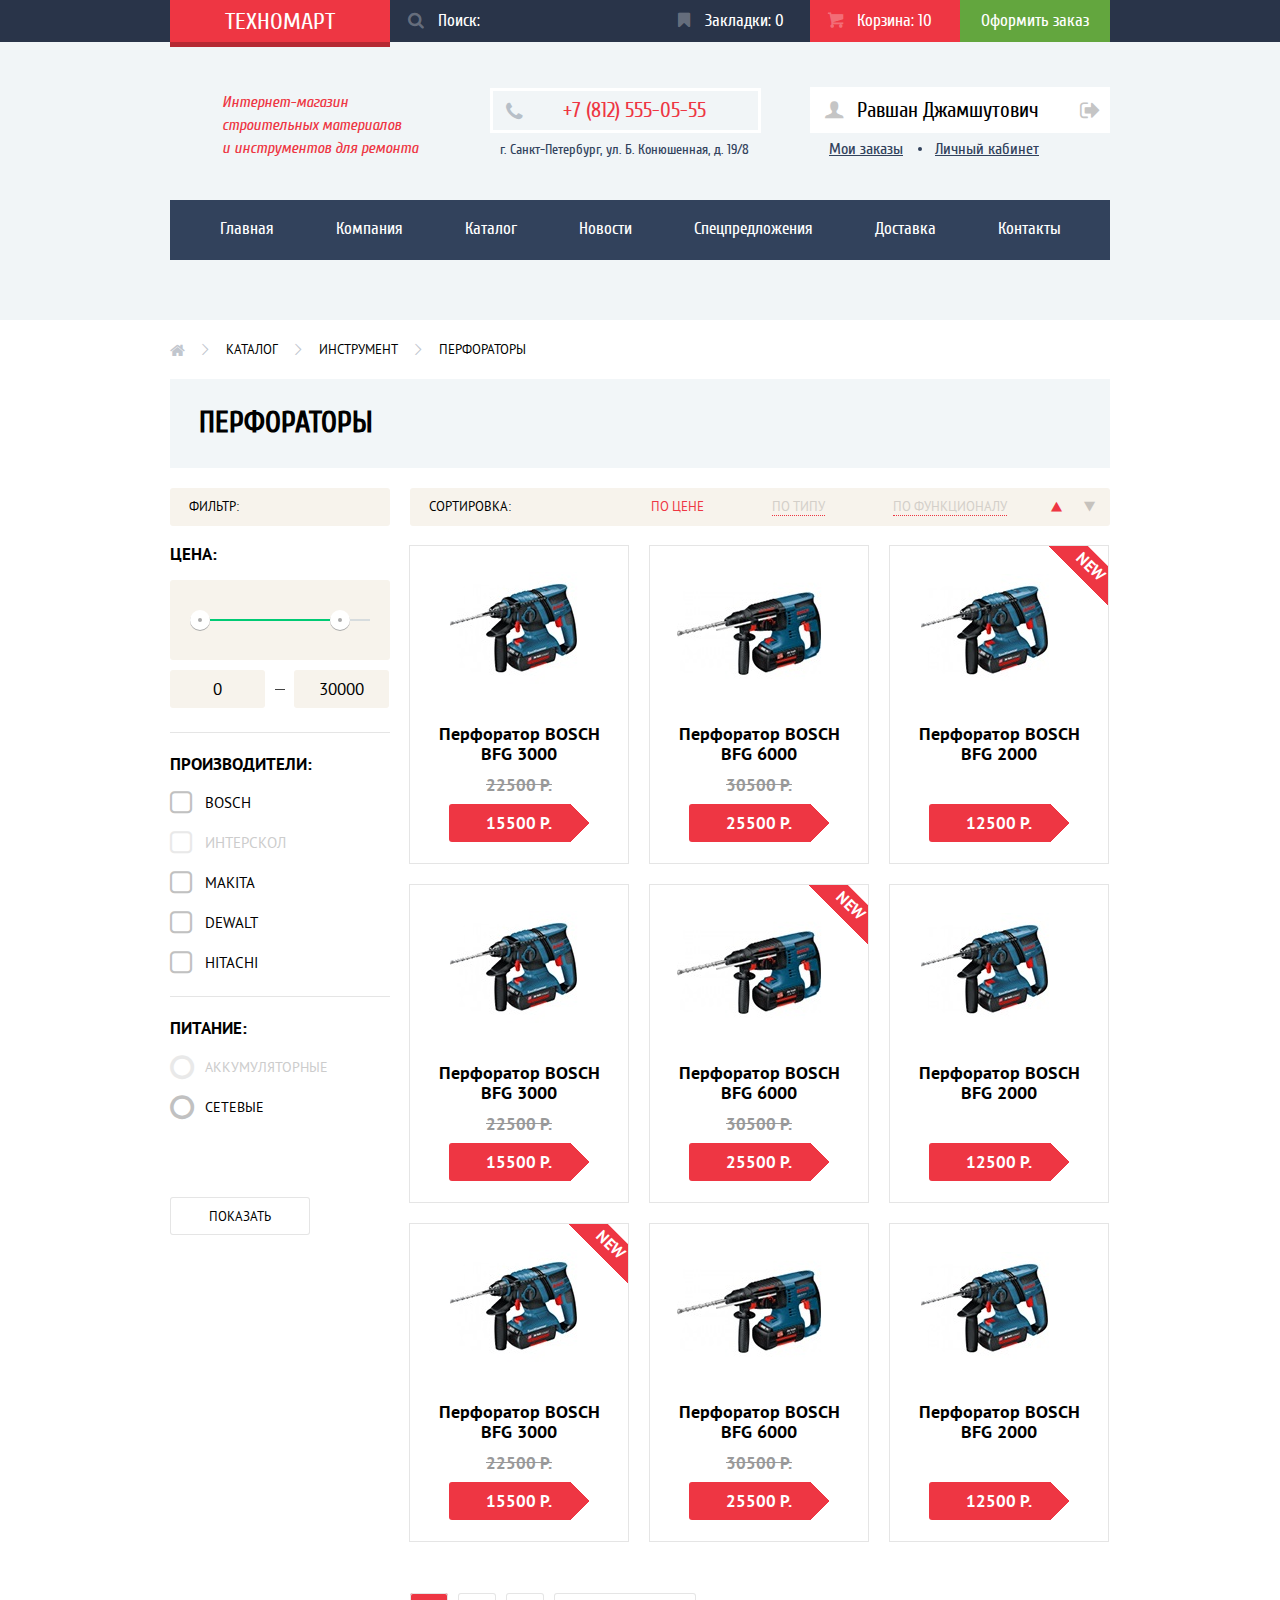
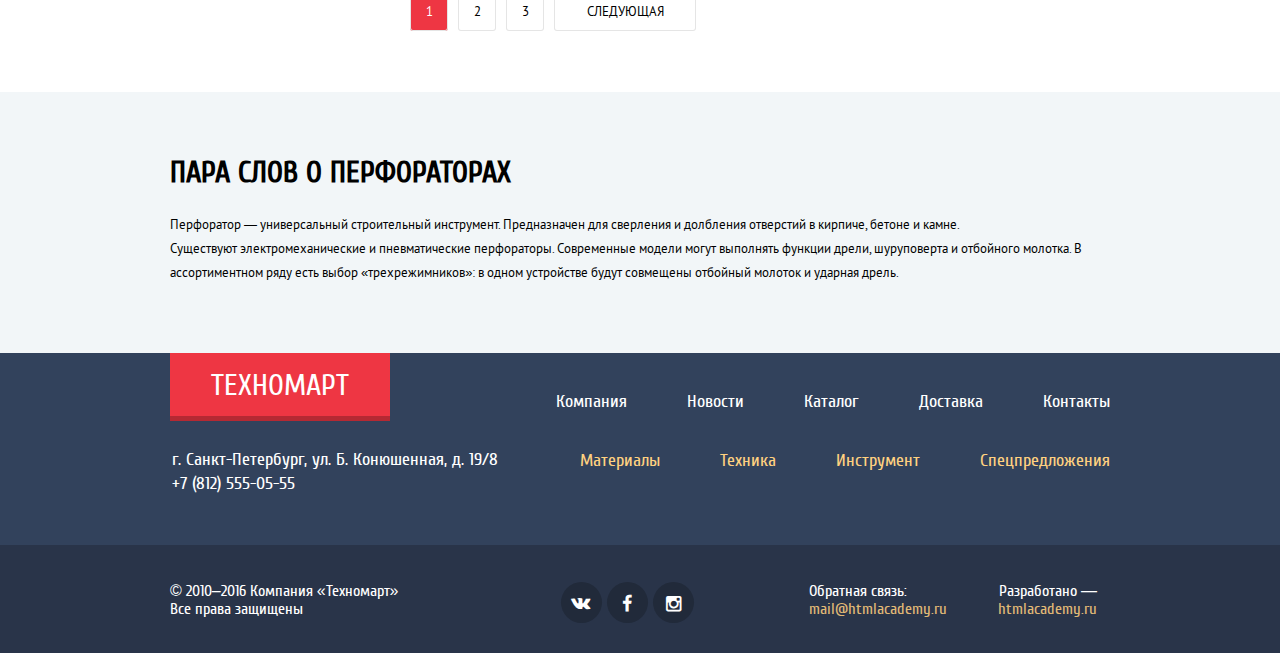
<file: catalog.html>
<!DOCTYPE html>
<html lang="ru">
    <head>
        <meta charset="utf-8">
        <link href="css/style.css" rel="stylesheet">
        <link href="css/normalize.css" rel="stylesheet">
        <title>Перфораторы</title>
    </head>
    <body>
        <header class="main-header">
            <div class="user-block">
                <div class="container">
                    <a class="technomart-logo user-block-item" href="index.html">Техномарт</a>
                    <div class="user-search">
                        <input class="user-search-field" id="search" type="text" name="search" required>
                        <label for="search" class="user-block-search user-block-item"></label>
                    </div>
                    <a class="user-block-bookmarks user-block-item" href="#">Закладки: 0</a>
                    <a class="user-block-basket basket-with-goods user-block-item" href="#">Корзина: 10</a>
                    <a class="user-block-order user-block-item" href="#">Оформить заказ</a>
                </div>
            </div>
            <div class="container">
                <div class="store-information clearfix">
                    <p class="store-information-title store-information-item">
                      Интернет-магазин<br>
                      строительных материалов<br>
                      и инструментов для ремонта</p>
                    <div class="contacts store-information-item">
                        <span class="phone">+7 (812) 555-05-55</span>
                        <span class="address">г. Санкт-Петербург, ул. Б. Конюшенная, д. 19/8</span>
                    </div>
                    <div class="authorization authorization-logined store-information-item">
                        <div class="auth-btn auth-btn-logined">
                            <a class="auth-current-user" href="#">Равшан Джамшутович</a>
                            <a class="auth-logout-user" href="#"></a>
                        </div>
                        <div class="auth-user-links">
                            <a class="auth-user-orders" href="#">Мои заказы</a>
                            <a class="auth-user-cabinet" href="#">Личный кабинет</a>
                        </div>
                    </div>
                </div>
                <nav class="main-navigation">
                    <ul>
                        <li><a href="#">Главная</a></li>
                        <li><a href="#">Компания</a></li>
                        <li><a href="#">Каталог</a></li>
                        <li><a href="#">Новости</a></li>
                        <li><a href="#">Спецпредложения</a></li>
                        <li><a href="#">Доставка</a></li>
                        <li><a href="#">Контакты</a></li>
                    </ul>
                </nav>
            </div>
        </header>
        <main class="main">
            <div class="container">
                <div class="breadcrumbs">
                    <a class="home-btn" href="index.html">🏠</a>
                    <a href="#">Каталог</a>
                    <a href="#">Инструмент</a>
                    <a href="#">Перфораторы</a>
                </div>
                <section class="catalog clearfix">
                    <header class="catalog-header section-header">
                        <h2 class="catalog-title">Перфораторы</h2>
                    </header>
                    <div class="catalog-filter">
                        <span class="catalog-options-title catalog-option-header">Фильтр:</span>
                        <form class="catalog-filter-form">
                            <fieldset class="filter-cost catalog-form-group">
                                <legend class="filter-title">Цена:</legend>
                                <div class="range-controls">
                                    <div class="scale">
                                        <div class="bar"></div>
                                    </div>
                                    <div class="toggle min-toggle"></div>
                                    <div class="toggle max-toggle"></div>
                                </div>
                                <div class="range-output">
                                    <span class="output-field min-output catalog-option-header">0</span>
                                    <span class="output-field max-output catalog-option-header">30000</span>
                                </div>
                            </fieldset>
                            <fieldset class="filter-manufacturers catalog-form-group">
                                <legend class="filter-title">Производители:</legend>
                                <div class="filter-manufacturers-options">
                                    <input id="checkbox-1" type="checkbox" name="checkbox-1">
                                    <label for="checkbox-1">Bosch</label>
                                    <input disabled id="checkbox-2" type="checkbox" name="checkbox-2">
                                    <label for="checkbox-2">Интерскол</label>
                                    <input id="checkbox-3" type="checkbox" name="checkbox-3">
                                    <label for="checkbox-3">Makita</label>
                                    <input id="checkbox-4" type="checkbox" name="checkbox-4">
                                    <label for="checkbox-4">Dewalt</label>
                                    <input id="checkbox-5" type="checkbox" name="checkbox-5">
                                    <label for="checkbox-5">Hitachi</label>
                                </div>
                            </fieldset>
                            <fieldset class="filter-type-power catalog-form-group">
                                <legend class="filter-title">Питание:</legend>
                                <input disabled id="power-radio-1" type="radio" name="type-power">
                                <label for="power-radio-1">Аккумуляторные</label>
                                <input id="power-radio-2" type="radio" name="type-power">
                                <label for="power-radio-2">Сетевые</label>
                            </fieldset>
                            <button class="filter-show-btn" type="submit" name="filter-show-btn">Показать</button>
                        </form>
                    </div>
                    <div class="catalog-content">
                        <div class="catalog-sorting catalog-option-header clearfix">
                            <span class="catalog-options-title catalog-sorting-title">Сортировка:</span>
                            <ul class="catalog-sorting-options">
                                <li><a class="catalog-active-link" href="#">По цене</a></li>
                                <li><a href="#">По типу</a></li>
                                <li><a href="#">По функционалу</a></li>
                            </ul>
                            <div class="sorting-arrows-btns">
                                <a href="#" class="sorting-btn-up catalog-active-link">up</a>
                                <a href="#" class="sorting-btn-down">down</a>
                            </div>
                        </div>
                        <div class="catalog-content-items">
                            <article class="catalog-item">
                                <div class="catalog-item-actions">
                                    <a href="#" class="btn-buy">Купить</a>
                                    <a href="#" class="btn-bookmark">В закладки</a>
                                </div>
                                <div class="catalog-item-image">
                                    <img src="img/bfg3000.jpg" alt="Перфоратор BOSCH BFG 3000" width="140" height="112">
                                </div>
                                <h4 class="catalog-item-title">Перфоратор BOSCH BFG 3000</h4>
                                <div class="catalog-item-discount">22500 Р.</div>
                                <div class="catalog-item-price">15500 Р.</div>
                            </article>
                            <article class="catalog-item">
                                <div class="catalog-item-actions">
                                    <a href="#" class="btn-buy">Купить</a>
                                    <a href="#" class="btn-bookmark">В закладки</a>
                                </div>
                                <div class="catalog-item-image">
                                    <img src="img/bfg6000.jpg" alt="Перфоратор BOSCH BFG 6000" width="165" height="122">
                                </div>
                                <h4 class="catalog-item-title">Перфоратор BOSCH BFG 6000</h4>
                                <div class="catalog-item-discount">30500 Р.</div>
                                <div class="catalog-item-price">25500 Р.</div>
                            </article>
                            <article class="catalog-item new-catalog-item">
                                <div class="catalog-item-actions">
                                    <a href="#" class="btn-buy">Купить</a>
                                    <a href="#" class="btn-bookmark">В закладки</a>
                                </div>
                                <div class="catalog-item-image">
                                    <img src="img/bfg2000_1.jpg" alt="Перфоратор BOSCH BFG 2000" width="156" height="107">
                                </div>
                                <h4 class="catalog-item-title">Перфоратор BOSCH BFG 2000</h4>
                                <div class="catalog-item-discount"></div>
                                <div class="catalog-item-price">12500 Р.</div>
                            </article>
                            <article class="catalog-item">
                                <div class="catalog-item-actions">
                                    <a href="#" class="btn-buy">Купить</a>
                                    <a href="#" class="btn-bookmark">В закладки</a>
                                </div>
                                <div class="catalog-item-image">
                                    <img src="img/bfg3000.jpg" alt="Перфоратор BOSCH BFG 3000" width="140" height="112">
                                </div>
                                <h4 class="catalog-item-title">Перфоратор BOSCH BFG 3000</h4>
                                <div class="catalog-item-discount">22500 Р.</div>
                                <div class="catalog-item-price">15500 Р.</div>
                            </article>
                            <article class="catalog-item new-catalog-item">
                                <div class="catalog-item-actions">
                                    <a href="#" class="btn-buy">Купить</a>
                                    <a href="#" class="btn-bookmark">В закладки</a>
                                </div>
                                <div class="catalog-item-image">
                                    <img src="img/bfg6000.jpg" alt="Перфоратор BOSCH BFG 6000" width="165" height="122">
                                </div>
                                <h4 class="catalog-item-title">Перфоратор BOSCH BFG 6000</h4>
                                <div class="catalog-item-discount">30500 Р.</div>
                                <div class="catalog-item-price">25500 Р.</div>
                            </article>
                            <article class="catalog-item">
                                <div class="catalog-item-actions">
                                    <a href="#" class="btn-buy">Купить</a>
                                    <a href="#" class="btn-bookmark">В закладки</a>
                                </div>
                                <div class="catalog-item-image">
                                    <img src="img/bfg2000_1.jpg" alt="Перфоратор BOSCH BFG 2000" width="156" height="107">
                                </div>
                                <h4 class="catalog-item-title">Перфоратор BOSCH BFG 2000</h4>
                                <div class="catalog-item-discount"></div>
                                <div class="catalog-item-price">12500 Р.</div>
                            </article>
                            <article class="catalog-item new-catalog-item">
                                <div class="catalog-item-actions">
                                    <a href="#" class="btn-buy">Купить</a>
                                    <a href="#" class="btn-bookmark">В закладки</a>
                                </div>
                                <div class="catalog-item-image">
                                    <img src="img/bfg3000.jpg" alt="Перфоратор BOSCH BFG 3000" width="140" height="112">
                                </div>
                                <h4 class="catalog-item-title">Перфоратор BOSCH BFG 3000</h4>
                                <div class="catalog-item-discount">22500 Р.</div>
                                <div class="catalog-item-price">15500 Р.</div>
                            </article>
                            <article class="catalog-item">
                                <div class="catalog-item-actions">
                                    <a href="#" class="btn-buy">Купить</a>
                                    <a href="#" class="btn-bookmark">В закладки</a>
                                </div>
                                <div class="catalog-item-image">
                                    <img src="img/bfg6000.jpg" alt="Перфоратор BOSCH BFG 6000" width="165" height="122">
                                </div>
                                <h4 class="catalog-item-title">Перфоратор BOSCH BFG 6000</h4>
                                <div class="catalog-item-discount">30500 Р.</div>
                                <div class="catalog-item-price">25500 Р.</div>
                            </article>
                            <article class="catalog-item">
                                <div class="catalog-item-actions">
                                    <a href="#" class="btn-buy">Купить</a>
                                    <a href="#" class="btn-bookmark">В закладки</a>
                                </div>
                                <div class="catalog-item-image">
                                    <img src="img/bfg2000_1.jpg" alt="Перфоратор BOSCH BFG 2000" width="156" height="107">
                                </div>
                                <h4 class="catalog-item-title">Перфоратор BOSCH BFG 2000</h4>
                                <div class="catalog-item-discount"></div>
                                <div class="catalog-item-price">12500 Р.</div>
                            </article>
                        </div>
                        <div class="paginator">
                            <a class="active-page" href="#">1</a>
                            <a href="#">2</a>
                            <a href="#">3</a>
                            <a class="next" href="#">Следующая</a>
                        </div>
                    </div>
                </section>
			</div>
        </main>
        <article class="about-drill">
            <div class="container">
                <h2>Пара слов о перфораторах</h2>
                <p class="about-drill-definition">Перфоратор — универсальный строительный инструмент. Предназначен для сверления
                  и долбления отверстий в кирпиче, бетоне и камне.<br> Существуют электромеханические
                  и пневматические перфораторы. Современные модели могут выполнять функции дрели,
                  шуруповерта и отбойного молотка. В ассортиментном ряду есть выбор «трехрежимников»:
                  в одном устройстве будут совмещены отбойный молоток и ударная дрель.
                </p>
            </div>
        </article>
        <div class="popup-overlay modal-cart-popup">
            <div class="modal-content modal-add-cart">
                <button class="close-window-btn close-cart-message" type="button"></button>
                <p>Товар добавлен в корзину!</p>
                <div class="modal-cart-buttons">
                    <a href="#" class="make-order-btn open-catalog-btn">Оформить заказ</a>
                    <button type="button" class="resume-buy-btn open-catalog-btn">Продолжить покупки</button>
                </div>
            </div>
        </div>
        <footer class="main-footer">
            <div class="main-footer-first">
                <div class="container clearfix">
                    <div class="first-footer-left">
                        <a class="footer-technomart-logo technomart-logo" href="index.html">Техномарт</a>
                        <span class="footer-address">г. Санкт-Петербург, ул. Б. Конюшенная, д. 19/8 +7 (812) 555-05-55</span>
                    </div>
                    <div class="first-footer-right">
                        <nav class="main-footer-nav">
                            <ul class="page-nav">
                                <li><a href="#">Компания</a></li>
                                <li><a href="#">Новости</a></li>
                                <li><a href="#">Каталог</a></li>
                                <li><a href="#">Доставка</a></li>
                                <li><a href="#">Контакты</a></li>
                            </ul>
                            <ul class="catalog-nav">
                                <li><a href="#">Материалы</a></li>
                                <li><a href="#">Техника</a></li>
                                <li><a href="#">Инструмент</a></li>
                                <li><a href="#">Спецпредложения</a></li>
                            </ul>
                        </nav>
                    </div>
                </div>
            </div>
            <div class="main-footer-second">
                <div class="container clearfix">
                    <div class="footer-copyright footer-second-item">
                        <p>© 2010–2016 Компания «Техномарт» Все права защищены</p>
                    </div>
                    <div class="footer-social footer-second-item">
                        <a class="social-btn social-btn-vk" href="#"></a>
                        <a class="social-btn social-btn-fb" href="#"></a>
                        <a class="social-btn social-btn-inst" href="#"></a>
                    </div>
                    <div class="footer-feedback footer-second-item">
                        <div class="footer-contacts footer-feedback-item">
                            <span>Обратная связь:</span>
                            <a href="#" class="feedback-mail">mail@htmlacademy.ru</a>
                        </div>
                        <div class="footer-development footer-feedback-item">
                            <span>Разработано —</span>
                            <a href="#">htmlacademy.ru</a>
                        </div>
                    </div>
                </div>
            </div>
        </footer>
		<script src="js/script.js"></script>
    </body>
</html>
</file>
<file: css/style.css>
@font-face{font-family:"Cuprum Regular";src:url(../fonts/cuprum.woff) format("woff"),url(../fonts/cuprum.woff2) format("woff2");font-weight:400;font-style:normal}@font-face{font-family:"Cuprum Italic";src:url(../fonts/cuprumitalic.woff) format("woff"),url(../fonts/cuprumitalic.woff2) format("woff2");font-weight:400;font-style:italic}@font-face{font-family:"Cuprum Bold";src:url(../fonts/cuprumbold.woff) format("woff"),url(../fonts/cuprumbold.woff2) format("woff2");font-weight:400;font-style:normal}@font-face{font-family:"PT Sans";src:url(../fonts/ptsans.woff) format("woff"),url(../fonts/ptsans.woff2) format("woff2");font-weight:400;font-style:normal}@font-face{font-family:"PT Sans Bold";src:url(../fonts/ptsansbold.woff) format("woff"),url(../fonts/ptsansbold.woff2) format("woff2");font-weight:400;font-style:normal}@font-face{font-weight:400;font-style:normal;font-family:"symbols-technomart";src:url(../fonts/symbols-technomart.woff) format("woff"),url(../fonts/symbols-technomart.woff2) format("woff2")}[class*=" icon-"]::before,[class^=icon-]::before{display:inline-block;width:1em;margin-right:.2em;margin-left:.2em;font-weight:400;line-height:1em;font-family:"symbols-technomart";text-align:center;text-transform:none;text-decoration:inherit;font-style:normal;font-variant:normal;speak:none}.icon-left::before{content:"\3c"}.icon-right::before{content:"\3e"}.icon-basket::before{content:"\62"}.icon-facebook::before{content:"\66"}.icon-twitter::before{content:"\74"}.icon-vk::before{content:"\76"}.icon-up::before{content:"\2c4"}.icon-down::before{content:"\2c5"}.icon-left-big::before{content:"\2190"}.icon-right-big::before{content:"\2192"}.icon-login::before{content:"\2386"}.icon-logout::before{content:"\241b"}.icon-up-dir::before{content:"\25b2"}.icon-down-dir::before{content:"\25bc"}.icon-circle::before{content:"\25cb"}.icon-circle-dot::before{content:"\25cf"}.icon-star::before{content:"\2605"}.icon-check-off::before{content:"\2610"}.icon-check-on::before{content:"\2611"}.icon-youtube::before{content:"\f39e"}.icon-home::before{content:"🏠"}.icon-user::before{content:"👨"}.icon-phone::before{content:"📞"}.icon-instagramm::before{content:"📷"}.icon-search::before{content:"🔍"}.icon-bookmark::before{content:"🔖"}.clearfix::after{content:"";display:table;clear:both}body,html{margin:0;padding:0}body{background:#fff}.main-header,body,h2{font-family:"Cuprum Regular",Arial,sans-serif}h2,h3{font-size:30px;line-height:30px;text-transform:uppercase}h2{margin:0;padding:0}h3{font-weight:400}h4{font-size:18px;line-height:20px}.container{width:940px;margin:0 auto}.main-header{min-width:940px;padding-bottom:60px;background-color:#f1f5f7;font-size:17px}.user-block{margin-bottom:38px;background-color:#293449;font-size:0}.main-header a{display:inline-block;vertical-align:top;text-decoration:none;color:#fff}.user-block-item{position:relative;min-width:112px;padding:12px 10px 12px 28px;text-align:center;line-height:18px;background-color:#293449;font-size:17px}.user-block-item:active{background-color:#161d29;color:#b3b4b6}.technomart-logo{width:210px;padding:10px 5px 8px;background-color:#ee3643;box-shadow:0 5px 0 0 #b52933;font-size:24px;line-height:24px;text-align:center;text-transform:uppercase}.technomart-logo:hover{background-color:#ca2c37}.technomart-logo:active{background-color:#ba2732}.user-block .user-block-order{width:130px;padding:12px 10px;background-color:#63a63e;word-wrap:break-word;text-align:center}.user-block .user-block-order:hover{background-color:#5fbb2d}.user-block .user-block-order:active{background-color:#518534;color:#b7c9af}.user-block .user-search-field{padding:12px 10px 12px 49px;width:211px;border:none;outline:none;font-family:"Cuprum Regular",Arial,sans-serif;font-size:17px;line-height:18px;background-color:#293449;color:#fff}.user-search{position:relative;display:inline-block;vertical-align:top}.user-search:hover .user-block-search::before{color:#fff}.user-block .user-search-field:focus{background-color:#fff;color:#000}.user-search-field:focus+.user-block-search::before{color:#ee3643}.user-search-field:focus+.user-block-search::after,.user-search-field:valid+.user-block-search::after{display:none}.user-block .user-block-search{position:static;display:inline-block;min-width:0;padding:12px 0;vertical-align:top;font-size:17px;line-height:18px}.user-block .user-block-search::before{content:"🔍";position:absolute;top:12px;left:18px;font-family:"symbols-technomart";color:rgba(255,255,255,.3);cursor:pointer}.user-block .user-block-search::after{content:"Поиск:";position:absolute;top:12px;left:48px;color:#fff}.user-block .user-block-search:active{color:rgba(255,255,255,.3)}.user-block-basket::before,.user-block-bookmarks::before{content:"\62";position:absolute;left:18px;top:12px;font-family:"symbols-technomart";color:rgba(255,255,255,.3)}.user-block-bookmarks::before{content:"🔖"}.catalog-item-actions .btn-buy:hover::before,.user-block-item:hover::before{color:#fff}.user-block-item:active::before{color:rgba(255,255,255,.3)}.basket-with-goods{background-color:#ee3643}.store-information{margin-bottom:29px}.store-information-item{float:left;width:313px}.store-information-title{width:249px;padding:11px 11px 11px 52px;margin:0;color:#ee3643;font-family:"Cuprum Italic",Arial,sans-serif;font-size:16px;line-height:23px}.contacts{width:295px;padding:8px}.contacts .phone{position:relative;display:block;width:185px;padding:10px 10px 11px 70px;margin-bottom:5px;border:3px solid #fff;font-size:21px;line-height:18px;color:#ee3643}.contacts .phone::before{content:"📞";position:absolute;left:13px;top:12px}.contacts .phone::before,.login-btn::before{color:#b7bfc8;font-family:"symbols-technomart"}.contacts .address{display:block;padding-left:10px;font-size:14px;line-height:24px;color:#32425c}.authorization{float:right;padding:7px 0;text-align:right;font-size:0}.auth-user-links{text-align:left}.auth-user-links a{position:relative;display:inline-block;margin-left:32px;font-size:16px;line-height:18px;color:#32425c;vertical-align:top;text-decoration:underline}.auth-user-links a:first-child::before{display:none}.auth-user-links a::before{content:"";position:absolute;left:-17px;top:7px;width:4px;height:4px;border-radius:50%;background-color:#32425c;pointer-events:none}.authorization .auth-btn{display:inline-block;padding:14px 25px;margin-left:9px;margin-bottom:10px;vertical-align:top;font-size:21px;line-height:18px;color:#000;background-color:#fff}.authorization .login-btn{position:relative;padding-left:48px}.login-btn::before{content:"\2386";position:absolute;left:16px;top:14px;color:rgba(0,0,0,.3)}.login-btn:hover::before{color:#32425c}.login-btn:active::before{color:rgba(0,0,0,.2)}.authorization .auth-btn:hover{color:#ee3643}.authorization .auth-btn:active{color:#cacaca}.authorization .auth-btn-logined{position:relative;width:206px;padding:14px 47px;text-align:left}.authorization-logined .auth-current-user{font-size:21px;line-height:18px;color:#000}.authorization .auth-btn-logined{display:inline-block;vertical-align:top;font-size:0;margin-bottom:7px}.auth-logout-user{position:absolute;right:10px;display:inline-block;font-size:22px;width:20px}.auth-logout-user::before{content:"\241b";font-family:"symbols-technomart";color:#c5c5c5}.authorization-logined .auth-current-user::before{content:"👨";position:absolute;left:15px;font-family:"symbols-technomart";font-size:18px;cursor:pointer;color:#c5c5c5}.main-navigation{min-height:59px;text-align:center;font-size:0;background-color:#32425c}.main-navigation ul{display:inline-block;vertical-align:top;margin:0;padding:0;list-style:none}.main-navigation li{display:inline-block;vertical-align:top;font-size:17px;line-height:17px}.main-navigation a{padding:20px 31px 23px;background-color:#32425c}.main-navigation a:hover{background-color:#293449}.main-navigation a:active{background-color:#1d2739;color:#a8abaf}main{padding:0}.promo{background-color:#fff;padding:60px 0 32px}.promo-item{position:relative;float:left;width:300px;min-height:123px;margin-right:20px;margin-bottom:20px;background-color:#f6b22d}.promo-item b{display:block;padding:20px 22px 13px;font-family:"Cuprum Bold",Arial,sans-serif;font-size:24px;line-height:30px;color:#fff}.promo-btn{display:inline-block;width:135px;padding:11px 0 9px;margin-left:24px;font-size:14px;line-height:18px;text-decoration:none;text-transform:uppercase;background-color:rgba(0,0,0,.1);border-radius:3px;color:#fff;text-align:center}.promo-btn:hover{background-color:rgba(0,0,0,.2)}.promo-btn:active{background-color:rgba(0,0,0,.3)}.promo-slider{position:relative;float:left;width:620px;height:266px}.promo-slider-controls{position:absolute;top:219px;left:50%;width:60px;margin-left:-30px;font-size:0;text-align:center}.promo-slider-controls label::before{content:"";position:absolute;top:-100px;display:block;width:25px;height:25px;border:4px solid #fff;border-top:none;border-right:none;-webkit-transform:rotate(45deg);-ms-transform:rotate(45deg);transform:rotate(45deg);cursor:pointer}.promo-slider-controls label{display:inline-block;margin-right:10px;vertical-align:top;width:6px;height:6px;font-size:14px;border-radius:50%;border:2px solid #fff;background-color:#fff;cursor:pointer}.promo-slider-controls label:last-child{margin-right:0}.promo-slider-controls .toggle-1::before{right:280px}.promo-slider-controls .toggle-2::before{left:285px;-webkit-transform:rotate(225deg);-ms-transform:rotate(225deg);transform:rotate(225deg)}.promo-slider input[type=radio],.services-tabs input[type=radio]{display:none}#radio-1:checked~.promo-slide-2,#radio-2:checked~.promo-slide-1{display:none}#radio-1:checked~.promo-slider-controls .toggle-1,#radio-2:checked~.promo-slider-controls .toggle-2{background-color:#ee3643}.promo-delivery,.promo-discounts,.promo-equipment{float:right;margin-right:0;background-color:#cc79d1}.new-promo-item::before{content:'';position:absolute;top:0;right:0;width:60px;height:60px;z-index:10;background:-webkit-linear-gradient(45deg,transparent 50%,#ee3643 50.5%,#ee3643 83%,transparent 83.5%);background:linear-gradient(45deg,transparent 50%,#ee3643 50.5%,#ee3643 83%,transparent 83.5%)}.new-promo-item::after{content:'new';position:absolute;top:18px;right:-9px;width:60px;height:60px;z-index:11;color:#fff;font-size:16px;line-height:18px;-webkit-transform:rotate(45deg);-ms-transform:rotate(45deg);transform:rotate(45deg)}.slide-title{padding:26px 0 22px;margin-bottom:101px}.slide-title b{padding:0 24px;margin-bottom:3px;font-size:36px;line-height:30px;text-transform:uppercase}.slide-slogan{display:block;padding:0 25px;font-family:"PT Sans",Arial,sans-serif;font-size:18px;line-height:24px;color:#fff}.promo-slide{min-height:266px}.open-catalog-btn{display:inline-block;width:177px;padding:11px 10px 9px;margin-left:25px;font-size:14px;line-height:18px;background-color:#ee3643;text-decoration:none;text-transform:uppercase;border-radius:3px;color:#fff;text-align:center}.open-catalog-btn:hover{background-color:#ca2c37}.open-catalog-btn:active{background-color:#ba2732}.promo-slide-1{background:#f6b22d url(../img/slider-bosch-drill-1.jpg) no-repeat 50% 50%}.promo-slide-2{background:#f6b22d url(../img/slider-bosch-drill-2.jpg) no-repeat 50% 50%}.promo-materials{background:#f6b22d url(../img/paint_bucket.png) no-repeat 83% 50%}.promo-tools{background:#4aafde url(../img/drill.png) no-repeat 87% 50%}.promo-equipment{background:#cc79d1 url(../img/tractor.png) no-repeat 86% 50%}.promo-discounts{background:#85d179 url(../img/cart.png) no-repeat 81% 50%}.promo-delivery{background:#f6b22d url(../img/car.png) no-repeat 86% 50%}.popular{margin-bottom:63px}.popular-header{margin-bottom:20px}.section-header{background:#f7f3ec;padding:25px}.popular-header h2{float:left;padding:5px 2px;margin:0;color:#32425c}.all-goods-btn,.all-manufacturers-btn{float:right;width:233px}.popular-manufactures-header h2{padding:5px 0}.catalog-content-items,.catalog-items{margin-bottom:0;font-size:0}.catalog-item{position:relative;display:inline-block;width:218px;margin-right:22px;margin-bottom:22px;outline:1px solid #e5e5e5;font-family:"PT Sans Bold",Arial,sans-serif;font-size:17px;vertical-align:top;text-align:center}.catalog-content-items .catalog-item:nth-child(3n),.catalog-items .catalog-item:nth-child(4n){margin-right:0}.catalog-item-image{display:table-cell;width:218px;height:168px;overflow:hidden;vertical-align:middle}.catalog-item-image img{margin:0 auto;padding:0;max-width:100%}.catalog-item-actions{position:absolute;top:6px;left:0;display:none;width:218px;padding:40px 0;background-color:#fff}.catalog-item:hover .catalog-item-actions{display:block}.catalog-item:hover{box-shadow:0 8px 20px 8px rgba(0,0,0,.2)}.new-catalog-item::before{content:'';position:absolute;top:0;right:0;width:60px;height:60px;z-index:10;background:-webkit-linear-gradient(45deg,transparent 50%,#ee3643 50.5%,#ee3643 83%,transparent 83.5%);background:linear-gradient(45deg,transparent 50%,#ee3643 50.5%,#ee3643 83%,transparent 83.5%)}.new-catalog-item::after{content:'new';position:absolute;top:7px;right:11px;width:22px;height:22px;z-index:11;color:#fff;font-size:16px;line-height:18px;-webkit-transform:rotate(45deg);-ms-transform:rotate(45deg);transform:rotate(45deg)}.catalog-item-actions .btn-buy{background-color:#63a63e;color:#fff}.catalog-item-actions .btn-bookmark,.catalog-item-actions .btn-buy{display:block;width:135px;margin:0 auto 7px;padding:10px 0;text-decoration:none;text-transform:uppercase;border-radius:3px;font-family:'Cuprum',Arial,sans-serif;font-size:14px}.catalog-item-actions .btn-buy{position:relative;box-shadow:inset 0 -3px 0 0 #367315}.catalog-item-actions .btn-buy:hover{background-color:#5fbb2d}.catalog-item-actions .btn-buy:active{background-color:#518534}.catalog-item-actions .btn-buy::before{content:"\62";position:absolute;left:13px;top:8px;font-family:"symbols-technomart";font-size:17px;color:rgba(255,255,255,.3);text-transform:none}.catalog-item-actions .btn-bookmark{box-shadow:inset 0 0 0 3px #367315;background-color:#fff;color:#32425c}.catalog-item-actions .btn-bookmark:hover{box-shadow:inset 0 0 0 3px #32425c}.catalog-item-actions .btn-bookmark:active{box-shadow:inset 0 0 0 3px #c1c6ce;color:#c1c6ce}.catalog-item-title{padding:10px 20px;margin:0;text-transform:none}.catalog-item-discount{padding:2px;margin-bottom:6px;min-height:20px;color:#999;text-decoration:line-through;font-size:17px;line-height:18px}.catalog-item-price{position:relative;width:130px;padding:10px 5px;margin:0 auto 21px;border-radius:3px;background:-webkit-linear-gradient(45deg,transparent 89.5%,#fff 89.5%),-webkit-linear-gradient(315deg,#ee3643 89.5%,transparent 89.5%);background:linear-gradient(45deg,transparent 89.5%,#fff 89.5%),linear-gradient(135deg,#ee3643 89.5%,transparent 89.5%);color:#fff;font-size:17px;line-height:18px}.manufacturers{font-size:0}.manufacturers-item{display:inline-block;width:218px;margin-right:22px;margin-bottom:22px;vertical-align:top;font-size:14px}.manufacturers-item:hover{box-shadow:0 7px 20px 5px rgba(0,0,0,.2);cursor:pointer}.manufacturers-item:nth-child(4n){margin-right:0}.manufacturers-item-image{display:table-cell;overflow:hidden;width:218px;height:143px;outline:1px solid #e5e5e5;vertical-align:middle}.manufacturers-item img{display:block;padding:0;margin:0 auto;max-width:100%}.services{background-color:#f2f6f8;min-width:940px;padding:66px 0 0}.services-title{margin:0 0 25px;padding:0}.services-about{width:415px;margin:0 0 67px;padding:0;font-family:"PT Sans",Arial,sans-serif;font-size:13px;line-height:24px}.services-tabs-controls{position:relative;float:left;width:240px;min-height:286px}.services-tabs-controls::after{position:absolute;top:-40px;right:0;content:"";width:10px;height:270px;background:url(../img/vertical-shadow.png) no-repeat 100% 0}.services-tabs-controls label{display:block;padding:14px 22px 18px;background-color:#32425c;font-family:"Cuprum Bold",Arial,sans-serif;font-size:21px;line-height:30px;color:#fff;cursor:pointer}.services-tabs-content{float:right;width:620px;min-height:286px}.services-tabs-item{position:relative;display:none;min-height:286px}.services-tabs-item h3{margin:0 0 23px;padding:0;font-size:36px;line-height:36px;font-weight:400;text-transform:uppercase}.services-tabs-item p{position:relative;margin:0;padding:0;max-height:200px;font-family:"PT Sans",Arial,sans-serif;font-size:13px;line-height:24px;z-index:2;overflow:hidden}.services-guaranties p{width:375px}.services-delivery{background:#f2f6f8 url(../img/truck.png) no-repeat 100% 100%}.services-credit::after,.services-guaranties::after{content:"";position:absolute;top:0;left:7px;display:block;width:100%;height:284px;background:url(../img/medal.png) no-repeat 100% 100%;pointer-events:none;z-index:0}.services-credit::after{top:2px;left:25px;background:url(../img/credit.png) no-repeat 100% 100%}.send-request-btn{margin-left:1px;width:174px;padding:11px 10px 9px}.services-credit p{margin-bottom:27px}#service-tab-1:checked~.services-tabs-content .services-delivery,#service-tab-2:checked~.services-tabs-content .services-guaranties,#service-tab-3:checked~.services-tabs-content .services-credit{display:block}#service-tab-1:checked~.services-tabs-controls label:first-child{background-color:#fff;color:#32425c}#service-tab-2:checked~.services-tabs-controls label:nth-child(2),#service-tab-3:checked~.services-tabs-controls label:nth-child(3){background-color:#fff;color:#32425c}.services-tabs-controls label:hover{background-color:#293449}.about{position:relative;padding:79px 0 85px}.about p,.about-title{padding:0;margin:0 0 26px}.about p{margin:0;font-family:"PT Sans",Arial,sans-serif;font-size:13px;line-height:24px}.about a{margin-left:0}.about-technomart{float:left;width:530px}.about-drill h2,.about-technomart p{margin-bottom:25px}.about-technomart .about-delivery{width:390px;margin-bottom:20px}.main-footer-nav ul,.transport-company-list{margin:0 0 37px;padding:0;list-style:none}.transport-company-list li{position:relative;font-size:18px;line-height:20px;padding-left:36px;margin-bottom:20px}.transport-company-list li::before{content:"";position:absolute;top:10px;left:0;width:25px;height:2px;background-color:#fb565a}.more-info-btn{min-width:200px;padding:11px 10px 9px}.about-contacts{float:right;width:302px}.about-contacts p{width:183px;margin-bottom:32px}.mini-map-image{display:block;margin:0 0 40px;padding:0;cursor:pointer}.feedback-btn{min-width:280px;padding:11px 10px 9px}.main-footer-first{min-width:940px;padding:0 0 20px;background-color:#32425c}.first-footer-left{float:left;width:322px}.first-footer-right{float:right;width:615px;padding:37px 0}.footer-technomart-logo{display:block;width:210px;padding:18px 5px 15px;margin-bottom:32px;font-size:30px;line-height:30px;text-decoration:none;color:#fff}.footer-address,.main-footer-nav a{font-size:18px;line-height:24px;color:#fff}.footer-address{display:block;width:330px;padding-left:2px}.main-footer-nav ul{margin:0;font-size:0;text-align:right}.main-footer-nav li{display:inline-block;margin:0 0 15px 60px;vertical-align:top}.main-footer-nav a{text-decoration:none}.main-footer-nav a:hover{text-decoration:underline}.main-footer-nav a:active{color:#a4abb4;text-decoration:none}.main-footer-nav .page-nav{margin-bottom:20px}.catalog-nav a{color:#ffd180}.catalog-nav a:active{color:#ad956f}.main-footer-second{min-width:940px;padding:37px 0 30px;background-color:#293449}.footer-copyright p{padding:0;margin:0;width:250px;font-size:16px;line-height:18px;color:#fff}.footer-second-item{width:313px;float:left}.footer-social{outline:none}.footer-feedback{float:right}.footer-social{font-size:0;text-align:center}.social-btn{position:relative;display:inline-block;width:41px;height:41px;margin-right:5px;border-radius:50%;vertical-align:top;background-color:#212a3a;font-size:16px}.social-btn:active,.social-btn:hover{background-color:#ee3643}.social-btn:last-child{margin-right:25px}.social-btn::before{position:absolute;left:10px;top:11px;font-family:"symbols-technomart";font-size:18px;color:#fff}.social-btn-vk::before{content:"\76"}.social-btn-fb::before{content:"\66";left:15px;top:12px}.social-btn-inst::before{content:"📷";left:13px;top:12px}.footer-feedback{font-size:0}.footer-feedback-item{width:150px;display:inline-block;vertical-align:top;font-size:16px;line-height:18px}.footer-contacts{width:138px;padding-left:12px}.footer-development{text-align:right}.footer-feedback-item span{display:block;color:#fff}.footer-feedback-item a{text-decoration:none;color:#e0b976}.footer-feedback-item a:hover{text-decoration:underline}.footer-feedback-item a:active{color:#e53643}.catalog-filter{width:220px;float:left}.catalog-content{width:700px;float:right;font-family:"PT Sans",Arial,sans-serif}.breadcrumbs{padding:21px 0 20px;font-size:0}.breadcrumbs a,.catalog-sorting-options li{display:inline-block;font-size:13px;vertical-align:top}.breadcrumbs a{position:relative;line-height:18px;text-decoration:none;color:#000;margin-right:41px}.breadcrumbs a::before{position:absolute;top:0;left:-24px;content:"\3e";color:#c1c6ce;font-family:"symbols-technomart"}.breadcrumbs .home-btn{font-family:"symbols-technomart";color:#c1c6ce;font-size:16px}.breadcrumbs .home-btn::before,.filter-manufacturers-options input[type=checkbox],.filter-type-power input[type=radio]{display:none}.breadcrumbs a,.catalog{font-family:"PT Sans",Arial,sans-serif;text-transform:uppercase}.catalog .catalog-header{padding:29px 29px 30px;background-color:#f2f6f8}.catalog-option-header{padding:10px 19px;margin:20px 0;background-color:#f7f3ec;border-radius:3px;font-size:0}.catalog-options-title{display:block;font-family:"PT Sans",Arial,sans-serif;font-size:13px;line-height:18px;text-transform:uppercase;vertical-align:top}.catalog-sorting-options,.catalog-sorting-title{float:left;display:inline-block;vertical-align:top}.catalog-sorting-title{margin-right:140px}.catalog-sorting-options{padding:0;margin:0;min-width:300px;list-style:none;font-size:0}.catalog-sorting-options li{margin-left:68px}.catalog-sorting-options li:first-child{margin-left:0}.catalog-sorting-options a{text-transform:uppercase;text-decoration:none;color:#d3cfc9;border-bottom:1px dotted #ee3643}.catalog-sorting-options a:hover{color:#000;border-bottom:1px solid #ee3643}.catalog-content .catalog-active-link{color:#ee3643;border-bottom-color:transparent}.sorting-arrows-btns{float:right;display:inline-block;width:40px;vertical-align:top}.sorting-arrows-btns a{position:relative;display:inline-block;width:12px;margin-right:16px;font-size:13px;line-height:18px;vertical-align:top;visibility:hidden;color:#c6c2bd}.sorting-arrows-btns a:hover{color:#000}.sorting-arrows-btns .sorting-btn-down{margin-right:0}.sorting-arrows-btns .sorting-btn-down::before{content:"\25bc";left:5px}.sorting-arrows-btns a::before{position:absolute;top:0;content:"\25b2";visibility:visible;font-family:"symbols-technomart";font-size:24px}.catalog-form-group{padding:0;margin:0 0 23px;border:none;border-bottom:1px solid #e5e5e5}.catalog-form-group legend{margin-bottom:17px;font-family:"PT Sans Bold",Arial,sans-serif;font-size:17px;line-height:17px;text-transform:uppercase}.range-controls{position:relative;width:180px;padding:39px 20px;margin-bottom:10px;background-color:#f7f3ec;border-radius:3px}.range-controls .scale{height:2px;background-color:#d7dcde}.range-controls .bar{width:140px;height:2px;margin-left:10px;background-color:#00ca74}.range-controls .toggle{position:absolute;top:50%;margin-top:-10px;width:20px;height:20px;border-radius:50%;background-color:#fff;box-shadow:0 1px 0 0 #ababab}.range-controls .toggle:hover{cursor:pointer}.range-controls .max-toggle{right:40px}.range-controls .toggle::before{position:absolute;content:"";top:50%;left:50%;margin:-2px 0 0 -2px;width:4px;height:4px;background-color:#ababab;border-radius:50%}.range-output{position:relative;margin-bottom:24px}.range-output::before{position:absolute;content:"";top:50%;left:50%;margin:0 0 0 -5px;width:10px;height:1px;background-color:#444}.range-output .output-field{display:inline-block;width:57px;margin:0 25px 0 0;padding:10px 19px;font-size:17px;line-height:18px;vertical-align:top;text-align:center}.range-output .max-output{margin-right:0}.catalog-form-group label{position:relative;display:block;padding-left:35px;margin-bottom:20px;font-family:"PT Sans",Arial,sans-serif;font-size:15px;line-height:20px;text-transform:uppercase}.filter-manufacturers-options label:last-of-type{margin-bottom:23px}.catalog-form-group label::before{content:"\2610";position:absolute;left:0;top:0;font-family:"symbols-technomart";font-size:28px;color:#c1c1c1}.filter-manufacturers-options label:hover::before{color:#b5b5b5}input[type=checkbox]:disabled+label,input[type=radio]:disabled+label{color:#ccc}input[type=checkbox]:disabled+label::before,input[type=radio]:disabled+label::before{color:#e9e9e9}#checkbox-1:checked+label::before,#checkbox-2:checked+label::before,#checkbox-3:checked+label::before,#checkbox-4:checked+label::before,#checkbox-5:checked+label::before{content:"\2611"}.filter-manufacturers .filter-title,.filter-type-power .filter-title{margin-bottom:20px}.filter-type-power{margin-bottom:60px;border-bottom:none}.filter-type-power label{font-size:14px;line-height:20px}.filter-type-power label::before{content:"\25cb"}.filter-type-power label:hover::before{color:#b5b5b5}#power-radio-1:checked+label::before,#power-radio-2:checked+label::before{content:"\25cf"}.filter-show-btn{width:140px;padding:11px 10px 9px;margin:0;font-size:13px;line-height:18px;text-transform:uppercase;background-color:#fff;border:none;border-radius:3px;color:#000;text-align:center;box-shadow:inset 0 0 0 1px #e5e5e5;outline:none}.filter-show-btn:hover,.paginator a:hover{box-shadow:inset 0 0 0 1px #bdc6ca}.filter-show-btn:active,.paginator a:active{box-shadow:inset 0 0 0 1px #ee3643}.paginator{clear:both;margin-top:30px;margin-bottom:61px}.paginator a{display:inline-block;width:38px;padding:10px 0;margin-right:6px;border-radius:3px;box-shadow:inset 0 0 0 1px #e5e5e5;text-align:center;text-decoration:none;color:#000;font-size:13px;line-height:18px;vertical-align:top}.paginator .next{width:122px;padding:10px}.paginator .active-page{background-color:#ee3643;color:#fff}.about-drill{padding:66px 0 68px;background-color:#f2f6f8}.about-drill p{padding:0;margin:0;font-family:"PT Sans",Arial,sans-serif;font-size:13px;line-height:24px}.map{width:100%;height:446px}.close-window-btn{position:absolute;top:8px;right:8px;z-index:5;width:21px;height:21px;background:0 0;outline:none;border:none;cursor:pointer}.close-window-btn::after,.close-window-btn::before{content:"";position:absolute;top:8px;left:-3px;width:26px;height:5px;background-color:#ee3643;z-index:10;-webkit-transform:rotate(45deg);-ms-transform:rotate(45deg);transform:rotate(45deg)}.close-window-btn::after{-webkit-transform:rotate(135deg);-ms-transform:rotate(135deg);transform:rotate(135deg)}.map-container{visibility:hidden;position:absolute;top:33px;width:940px;height:446px;border-radius:5px;box-shadow:0 0 10px 5px #c4c3c4;background:url(../img/map.jpg) no-repeat 50% 50%;clear:both}.popup-overlay{display:none;position:fixed;left:0;top:0;width:100%;height:100%;z-index:100;text-align:center}.modal-content,.popup-overlay::after{display:inline-block;vertical-align:middle}.popup-overlay::after{content:"";height:100%;width:0}.modal-content{position:relative;width:620px;padding:47px 0 0;background-color:#fff;box-shadow:0 5px 20px 10px rgba(0,0,0,.3);clear:both;z-index:120;text-align:left;border-top:8px solid #ee3643}.modal-content label{display:block;margin-bottom:10px;font-size:18px;line-height:18px}.modal-content input,.modal-content textarea{width:188px;padding:9px 16px 11px;margin-bottom:21px;font-family:"PT Sans",Arial,sans-serif;font-size:13px;line-height:18px;border:none;box-shadow:inset 0 0 0 2px #d7dcde;border-radius:5px}.modal-content textarea{width:100%;min-height:114px;margin-bottom:32px;box-sizing:border-box}.modal-cart-buttons{font-size:0}.modal-add-cart{padding:64px 0 0}.modal-add-cart p{position:relative;margin:0 0 67px 53px;padding:0 20px;font-size:30px;line-height:30px;text-align:center}.modal-add-cart p::before{content:"";position:absolute;left:27px;top:-17px;width:65px;height:65px;border-radius:50%;background-color:#63a63e}.modal-add-cart p::after{content:"";position:absolute;top:0;left:44px;width:27px;height:13px;border:8px solid #fff;border-top-style:none;border-right-style:none;-webkit-transform:rotate(-45deg);-ms-transform:rotate(-45deg);transform:rotate(-45deg)}.modal-add-cart .modal-cart-buttons{width:460px;padding:37px 80px;text-align:center;background-color:#f1f1f1}.make-order-btn{margin-right:20px}.make-order-btn,.resume-buy-btn{margin-left:0;width:220px;padding:11px 10px 9px;vertical-align:top;box-sizing:border-box;cursor:pointer}.modal-content-show{display:block;visibility:visible;-webkit-animation:bounce .6s;animation:bounce .6s}.modal-error{-webkit-animation:shake .6s;animation:shake .6s}.resume-buy-btn{margin-right:0;font-family:"Cuprum Regular",Arial,sans-serif;border:none;outline:none;background-color:#fff;color:#000}.resume-buy-btn:hover{background-color:#fff;box-shadow:inset 0 0 0 1px #ee3643}.feedback-form-name{float:left;width:220px;margin-left:80px}.feedback-form-mail{float:right;width:220px;margin-right:80px}.feedback-form-placeholder{position:absolute;top:36px;left:16px;font-family:"PT Sans",Arial,sans-serif;font-size:13px;line-height:18px;pointer-events:none}.feedback-form label,.feedback-placeholder-group{position:relative}.feedback-form-message{margin:0 80px;clear:both}.modal-content .feedback-button-wrapper{padding:37px 80px;background-color:#f1f1f1}.feedback-send-btn{width:100%;margin:0;border:none;outline:none;box-sizing:border-box;font-size:14px;line-height:18px;font-family:"Cuprum",Arial,sans-serif}
</file>
